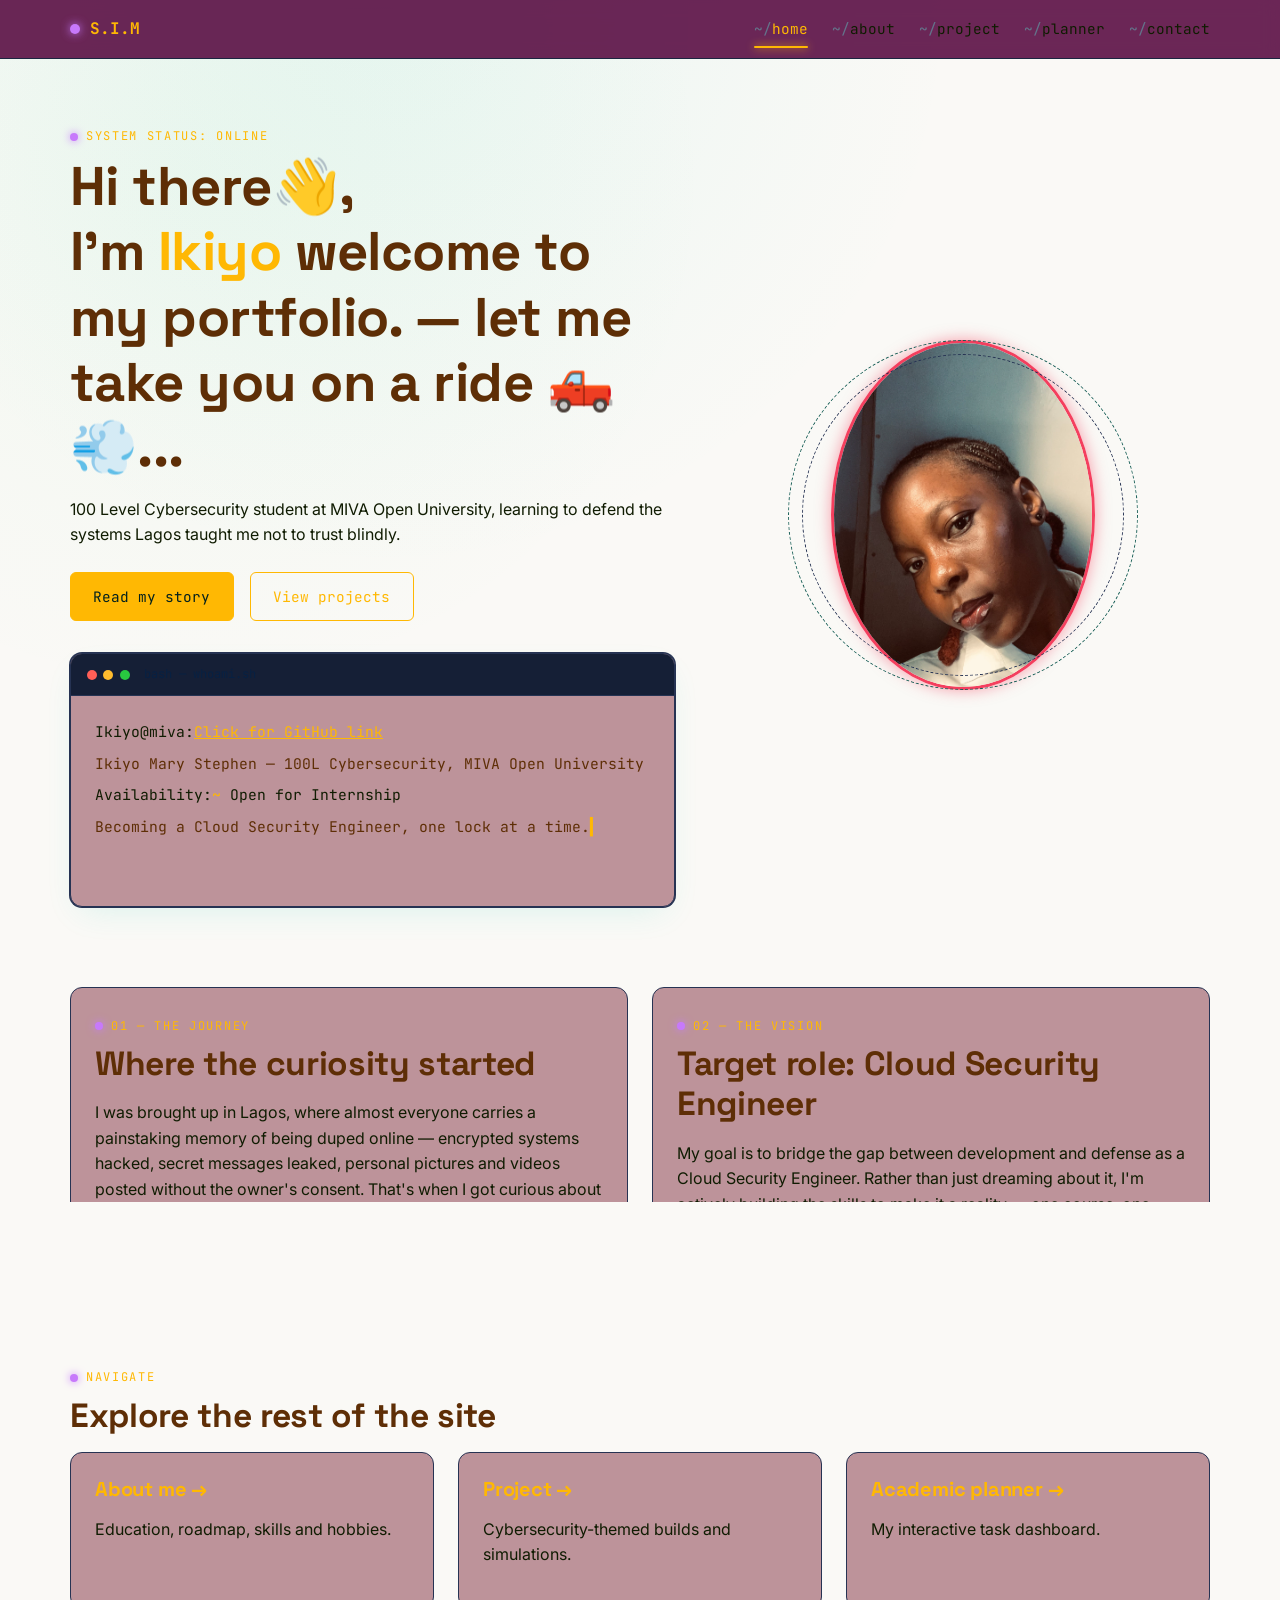
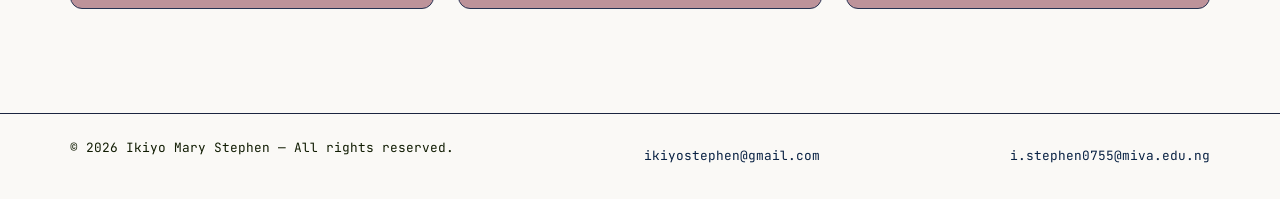
<file: index.html>
<!DOCTYPE html>
<html lang="en">
<head>
  <meta charset="UTF-8">
  <meta name="viewport" content="width=device-width, initial-scale=1.0">
  <title>Ikiyo Mary Stephen | Cybersecurity Portfolio</title>
  <meta name="description" content="Portfolio of Ikiyo Mary Stephen, 100 Level Cybersecurity student at MIVA Open University.">
  <link rel="preconnect" href="https://fonts.googleapis.com">
  <link href="https://fonts.googleapis.com/css2?family=Space+Grotesk:wght@500;600;700&family=Inter:wght@400;500;600&family=JetBrains+Mono:wght@400;500&display=swap" rel="stylesheet">
  <link rel="stylesheet" href="CSS/style.css">
</head>
<body>

  <!-- ===== HEADER / GLOBAL NAV (semantic <header> + <nav>) ===== -->
  <header class="site-header">
    <div class="wrap nav">
      <a href="index.html" class="brand"><span class="brand-dot" aria-hidden="true"></span><strong>S.I.M</strong></a>
      <button class="nav-toggle" aria-label="Toggle navigation menu" aria-expanded="false" aria-controls="primaryNav">☰</button>
      <ul class="nav-links" id="primaryNav">
        <li><a href="index.html" aria-current="page">home</a></li>
        <li><a href="about.html">about</a></li>
        <li><a href="project.html">project</a></li>
        <li><a href="planner.html">planner</a></li>
        <li><a href="contact.html">contact</a></li>
      </ul>
    </div>
  </header>

  <main>
    <!-- ===== HERO ===== -->
    <section class="hero">
      <div class="wrap hero-grid">
        <div>
          <p class="eyebrow">System status: online</p>
          <h1>Hi there👋,<br>I'm <span style="color:var(--color-teal)">Ikiyo</span> welcome to my portfolio. — let me take you on a ride 🛻💨...</h1>
          <p>100 Level Cybersecurity student at MIVA Open University, learning to defend the systems Lagos taught me not to trust blindly.</p>
          <div class="flex" style="margin-top:1.5rem; flex-wrap:wrap;">
            <a href="about.html" class="btn btn-solid">Read my story</a>
            <a href="project.html" class="btn">View projects</a>
          </div>

          <div class="terminal" style="margin-top:2rem;">
            <div class="terminal-bar">
              <span class="terminal-dot red"></span>
              <span class="terminal-dot amber"></span>
              <span class="terminal-dot green"></span>
              <span class="terminal-title">bash — whoami.sh</span>
            </div>
            <div class="terminal-body">
              <p class="terminal-line"><span class="prompt"></span>Ikiyo@miva:<span class="path"><a href="https://github.com/IKIYO-M" target="_blank" rel="noopener noreferrer">Click for GitHub link</a></span></p>
              <p class="terminal-line terminal-output">Ikiyo Mary Stephen — 100L Cybersecurity, MIVA Open University</p>
              <p class="terminal-line"><span class="prompt"></span >Availability:<span class="path">~</span> Open for Internship</p>
              <p class="terminal-line terminal-output type-cursor">Becoming a Cloud Security Engineer, one lock at a time.</p>
            </div>
          </div>
        </div>

        <!-- Professional photograph  -->
        <div class="avatar-frame" role="img" aria-label="Ikiyo Mary Stephen's photograph">
          <div class="avatar-ring" aria-hidden="true"></div>
          <div class="avatar-ring ring-2" aria-hidden="true"></div>
            <span> <img src="assets/pics.jpg" alt="Ikiyo Mary Stephen" class="hero-avatar"></span>
        </div>
      </div>
    </section>

    <!-- ===== MY BIOGRAPHY ===== -->
    <section class="section section--tight">
      <div class="wrap grid grid-2">
        <article class="bio-card">
          <p class="eyebrow">01 — The journey</p>
          <h2>Where the curiosity started</h2>
          <p>I was brought up in Lagos, where almost everyone carries a painstaking memory of being duped online — encrypted systems hacked, secret messages leaked, personal pictures and videos posted without the owner's consent. That's when I got curious about the <strong>why</strong>, the <strong>who</strong>, and — most of all — <strong>how to prevent it</strong>.</p>
        </article>
        <article class="bio-card">
          <p class="eyebrow">02 — The vision</p>
          <h2>Target role: Cloud Security Engineer</h2>
          <p>My goal is to bridge the gap between development and defense as a Cloud Security Engineer. Rather than just dreaming about it, I'm actively building the skills to make it a reality — one course, one project, one line of secure code at a time.</p>
        </article>
      </div>
    </section>

    <!-- ===== QUICK LINKS ===== -->
    <section class="section section--tight">
      <div class="wrap">
        <p class="eyebrow">Navigate</p>
        <h2>Explore the rest of the site</h2>
        <div class="grid grid-3">
          <a href="about.html" class="bio-card" style="text-decoration:none; color:inherit;">
            <h3 style="color:var(--color-teal)">About me →</h3>
            <p>Education, roadmap, skills and hobbies.</p>
          </a>
          <a href="project.html" class="bio-card" style="text-decoration:none; color:inherit;">
            <h3 style="color:var(--color-teal)">Project →</h3>
            <p>Cybersecurity-themed builds and simulations.</p>
          </a>
          <a href="planner.html" class="bio-card" style="text-decoration:none; color:inherit;">
            <h3 style="color:var(--color-teal)">Academic planner →</h3>
            <p>My interactive task dashboard.</p>
          </a>
        </div>
      </div>
    </section>
  </main>

  <!-- ===== FOOTER ===== -->
  <footer class="site-footer">
    <div class="wrap">
      <p>&copy; 2026 Ikiyo Mary Stephen — All rights reserved.</p>
      <a href="mailto:ikiyostephen@gmail.com">ikiyostephen@gmail.com</a>
      <a href="mailto:i.stephen0755@miva.edu.ng">i.stephen0755@miva.edu.ng</a>
    </div>
  </footer>

  <script src="JAVASCRIPT/nav.js"></script>
  <script src="JAVASCRIPT/script.js"></script>
  <script src="JAVASCRIPT/validation.js"></script>
  <script src="JAVASCRIPT/planner.js"></script>
</body>
</html>
</file>
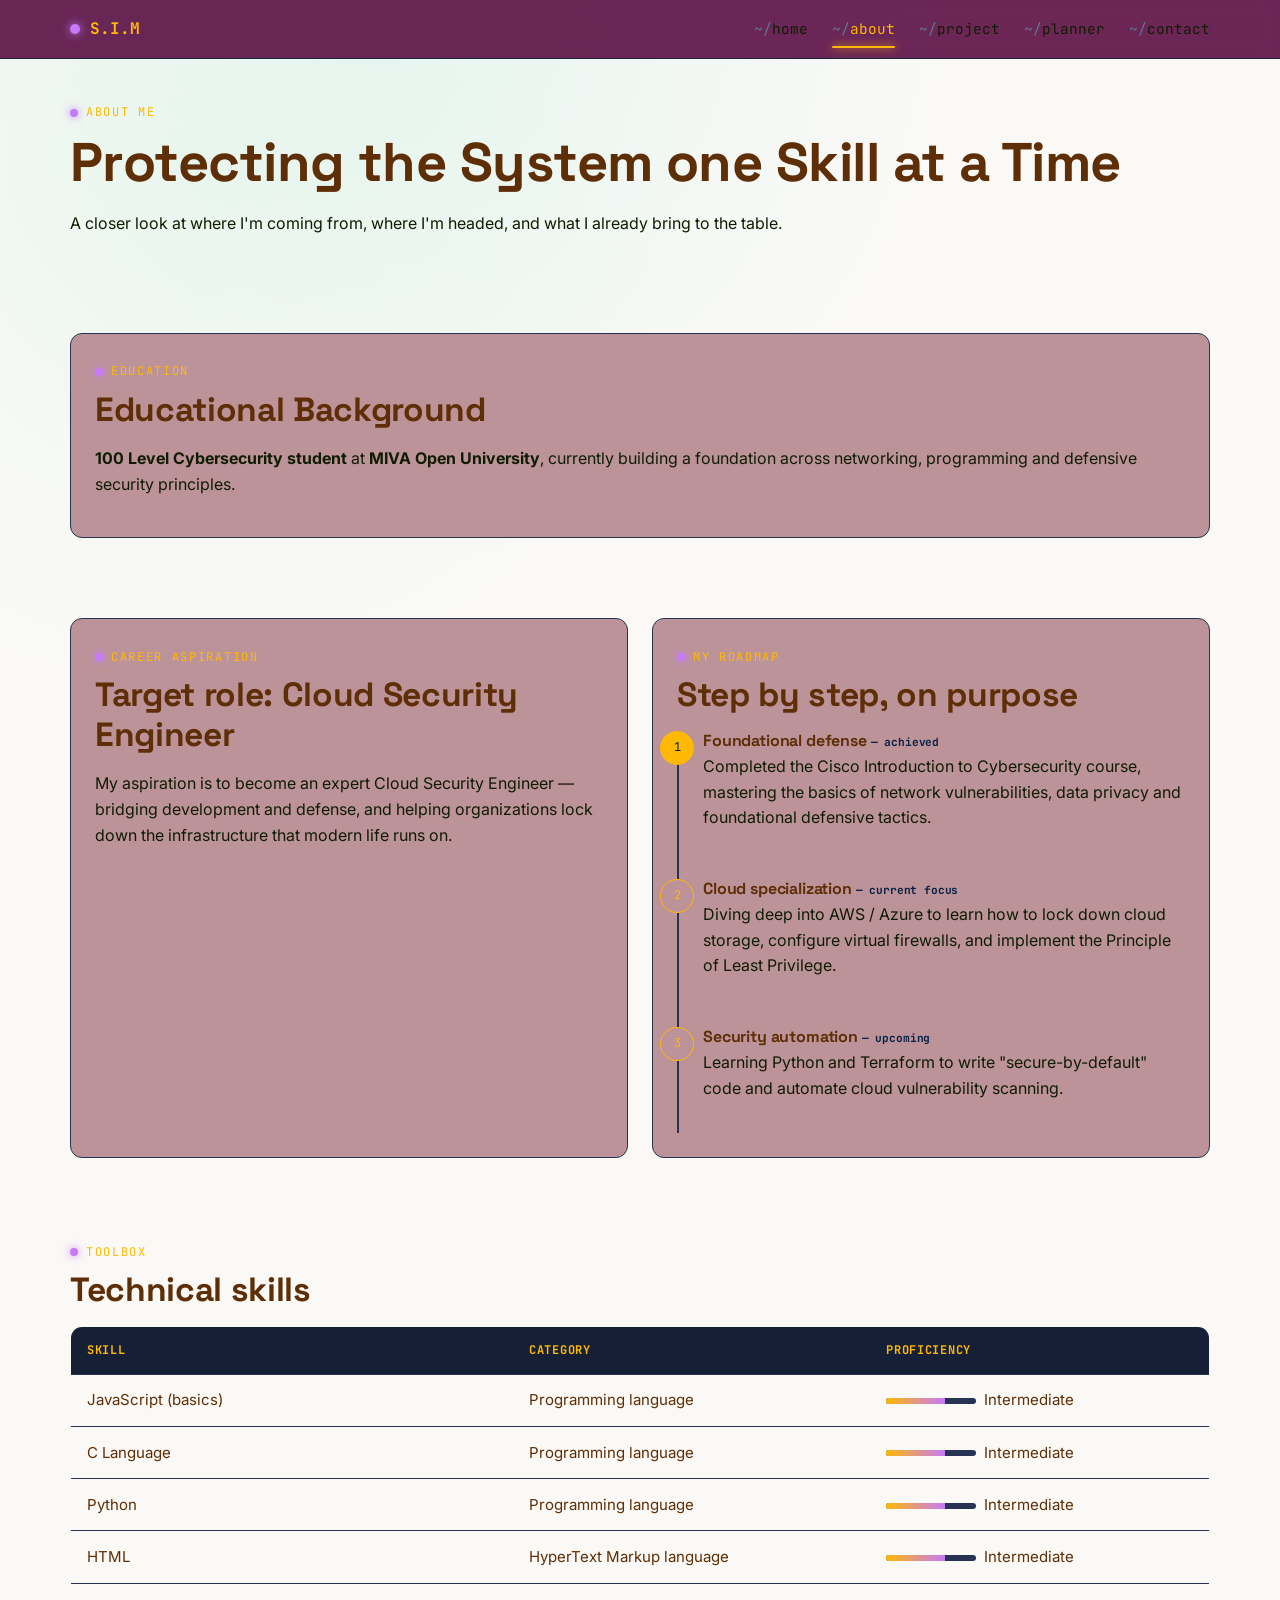
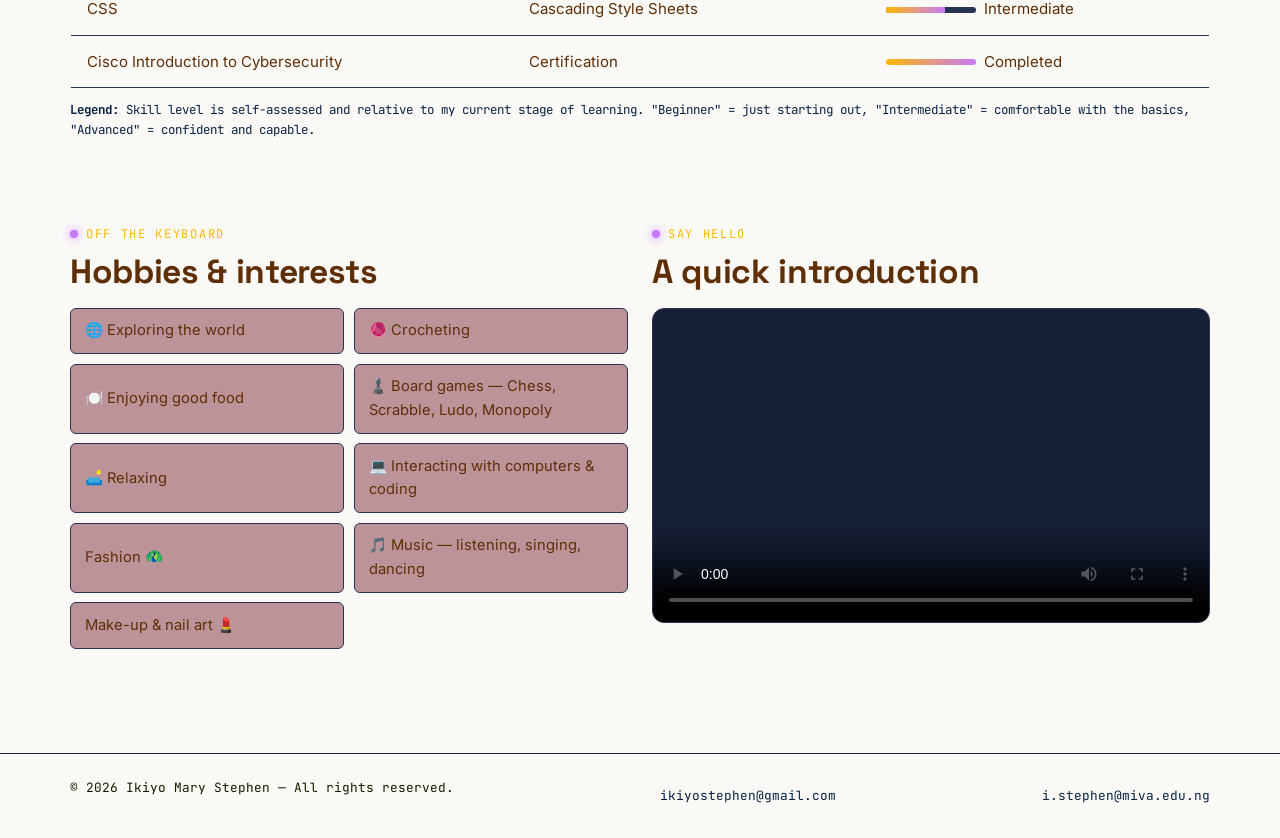
<file: about.html>
<!DOCTYPE html>
<html lang="en">
<head>
  <meta charset="UTF-8">
  <meta name="viewport" content="width=device-width, initial-scale=1.0">
  <title>About Me | Ikiyo Mary Stephen</title>
  <meta name="description" content="Educational background, career aspirations, technical skills and hobbies of Ikiyo Mary Stephen.">
  <link rel="preconnect" href="https://fonts.googleapis.com">
  <link href="https://fonts.googleapis.com/css2?family=Space+Grotesk:wght@500;600;700&family=Inter:wght@400;500;600&family=JetBrains+Mono:wght@400;500&display=swap" rel="stylesheet">
  <link rel="stylesheet" href="CSS/style.css">
</head>
<body>

  <header class="site-header">
    <div class="wrap nav">
      <a href="index.html" class="brand"><span class="brand-dot" aria-hidden="true"></span><strong>S.I.M</strong></a>
      <button class="nav-toggle" aria-label="Toggle navigation menu" aria-expanded="false" aria-controls="primaryNav">☰</button>
      <ul class="nav-links" id="primaryNav">
        <li><a href="index.html">home</a></li>
        <li><a href="about.html" aria-current="page">about</a></li>
        <li><a href="project.html">project</a></li>
        <li><a href="planner.html">planner</a></li>
        <li><a href="contact.html">contact</a></li>
      </ul>
    </div>
  </header>

  <main>
    <section class="section section--tight">
      <div class="wrap">
        <p class="eyebrow">About me</p>
        <h1>Protecting the System one Skill at a Time</h1>
        <p>A closer look at where I'm coming from, where I'm headed, and what I already bring to the table.</p>
      </div>
    </section>

    <!-- ===== EDUCATIONAL BACKGROUND ===== -->
    <section class="section section--tight">
      <div class="wrap">
        <article class="bio-card">
          <p class="eyebrow">Education</p>
          <h2>Educational Background</h2>
          <p><strong>100 Level Cybersecurity student</strong> at <strong>MIVA Open University</strong>, currently building a foundation across networking, programming and defensive security principles.</p>
        </article>
      </div>
    </section>

    <!-- ===== CAREER ASPIRATIONS + ROADMAP===== -->
    <section class="section section--tight">
      <div class="wrap grid grid-2">
        <article class="bio-card">
          <p class="eyebrow">Career aspiration</p>
          <h2>Target role: Cloud Security Engineer</h2>
          <p>My aspiration is to become an expert Cloud Security Engineer — bridging development and defense, and helping organizations lock down the infrastructure that modern life runs on.</p>
        </article>

        <article class="bio-card">
          <p class="eyebrow">My roadmap</p>
          <h2>Step by step, on purpose</h2>
          <ol class="roadmap">
            <li data-step="1" data-done="true">
              <h4>Foundational defense <span class="roadmap-status">— achieved</span></h4>
              <p>Completed the Cisco Introduction to Cybersecurity course, mastering the basics of network vulnerabilities, data privacy and foundational defensive tactics.</p>
            </li>
            <li data-step="2">
              <h4>Cloud specialization <span class="roadmap-status">— current focus</span></h4>
              <p>Diving deep into AWS / Azure to learn how to lock down cloud storage, configure virtual firewalls, and implement the Principle of Least Privilege.</p>
            </li>
            <li data-step="3">
              <h4>Security automation <span class="roadmap-status">— upcoming</span></h4>
              <p>Learning Python and Terraform to write "secure-by-default" code and automate cloud vulnerability scanning.</p>
            </li>
          </ol>
        </article>
      </div>
    </section>

    <!-- ===== TECHNICAL SKILLS TABLE ===== -->
    <section class="section section--tight">
      <div class="wrap">
        <p class="eyebrow">Toolbox</p>
        <h2>Technical skills</h2>
        <table class="skills-table">
          <caption style="caption-side:bottom; text-align:left; padding-top:0.75rem; color:var(--color-slate-light); font-family:var(--font-mono); font-size:0.78rem;">
            <strong>Legend:</strong> Skill level is self-assessed and relative to my current stage of learning. "Beginner" = just starting out, "Intermediate" = comfortable with the basics, "Advanced" = confident and capable.
          </caption>
          <thead>
            <tr>
              <th scope="col">Skill</th>
              <th scope="col">Category</th>
              <th scope="col">Proficiency</th>
            </tr>
          </thead>
          <tbody>
            <tr>
              <td>JavaScript (basics)</td>
              <td>Programming language</td>
              <td><span class="level-bar"><span style="width:65%"></span></span>Intermediate</td>
            </tr>
            <tr>
              <td>C Language</td>
              <td>Programming language</td>
              <td><span class="level-bar"><span style="width:65%"></span></span>Intermediate</td>
            </tr>
            <tr>
              <td>Python</td>
              <td>Programming language</td>
              <td><span class="level-bar"><span style="width:65%"></span></span>Intermediate</td>
            </tr>
            <tr>
              <td>HTML</td>
              <td>HyperText Markup language</td>
              <td><span class="level-bar"><span style="width:65%"></span></span>Intermediate</td>
            </tr>
            <tr>
              <td>CSS</td>
              <td>Cascading Style Sheets</td>
              <td><span class="level-bar"><span style="width:65%"></span></span>Intermediate</td>
            </tr>
            <tr>
              <td>Cisco Introduction to Cybersecurity</td>
              <td>Certification</td>
              <td><span class="level-bar"><span style="width:100%"></span></span>Completed</td>
            </tr>
          </tbody>
        </table>
      </div>
    </section>

    <!-- ===== HOBBIES / INTERESTS ===== -->
    <section class="section section--tight">
      <div class="wrap grid grid-2">
        <div>
          <p class="eyebrow">Off the keyboard</p>
          <h2>Hobbies &amp; interests</h2>
          <ul class="list-hobbies">
            <li>🌐 Exploring the world</li>
            <li>🧶 Crocheting</li>
            <li>🍽️ Enjoying good food</li>
            <li>♟️ Board games — Chess, Scrabble, Ludo, Monopoly</li>
            <li>🛋️ Relaxing </li>
            <li>💻 Interacting with computers &amp; coding</li>
            <li> Fashion 🦚</li>
            <li>🎵 Music — listening, singing, dancing</li>
            <li> Make-up & nail art 💄</li>
          </ul>
        </div>

        <!-- ===== MULTIMEDIA PLACEHOLDER ===== -->
        <div>
          <p class="eyebrow">Say hello</p>
          <h2>A quick introduction</h2>
          <!-- Placeholder for a video  that introduces me to visitors. -->
          <video class="media-placeholder" controls poster="data:image/svg+xml,%3Csvg xmlns='http://www.w3.org/2000/svg' width='640' height='360'%3E%3Crect width='640' height='360' fill='%23151f36'/%3E%3C/svg%3E">
            <source src="assets/how it all started.mp4" type="video/mp4">
            Your browser does not support the video tag. You can still <a href="assets/how it all started.mp4">download the video</a>.
          </video>
        </div>
      </div>
    </section>
  </main>

  <footer class="site-footer">
    <div class="wrap">
      <p>&copy; 2026 Ikiyo Mary Stephen — All rights reserved.</p>
      <a href="mailto:ikiyostephen@gmail.com">ikiyostephen@gmail.com</a>
      <a href="mailto:i.stephen@miva.edu.ng">i.stephen@miva.edu.ng</a>
    </div>
  </footer>

  <script src="JAVASCRIPT/nav.js"></script>
  <script src="JAVASCRIPT/script.js"></script>
  <script src="JAVASCRIPT/validation.js"></script>
  <script src="JAVASCRIPT/planner.js"></script>
</body> 
</body>
</html>
</file>
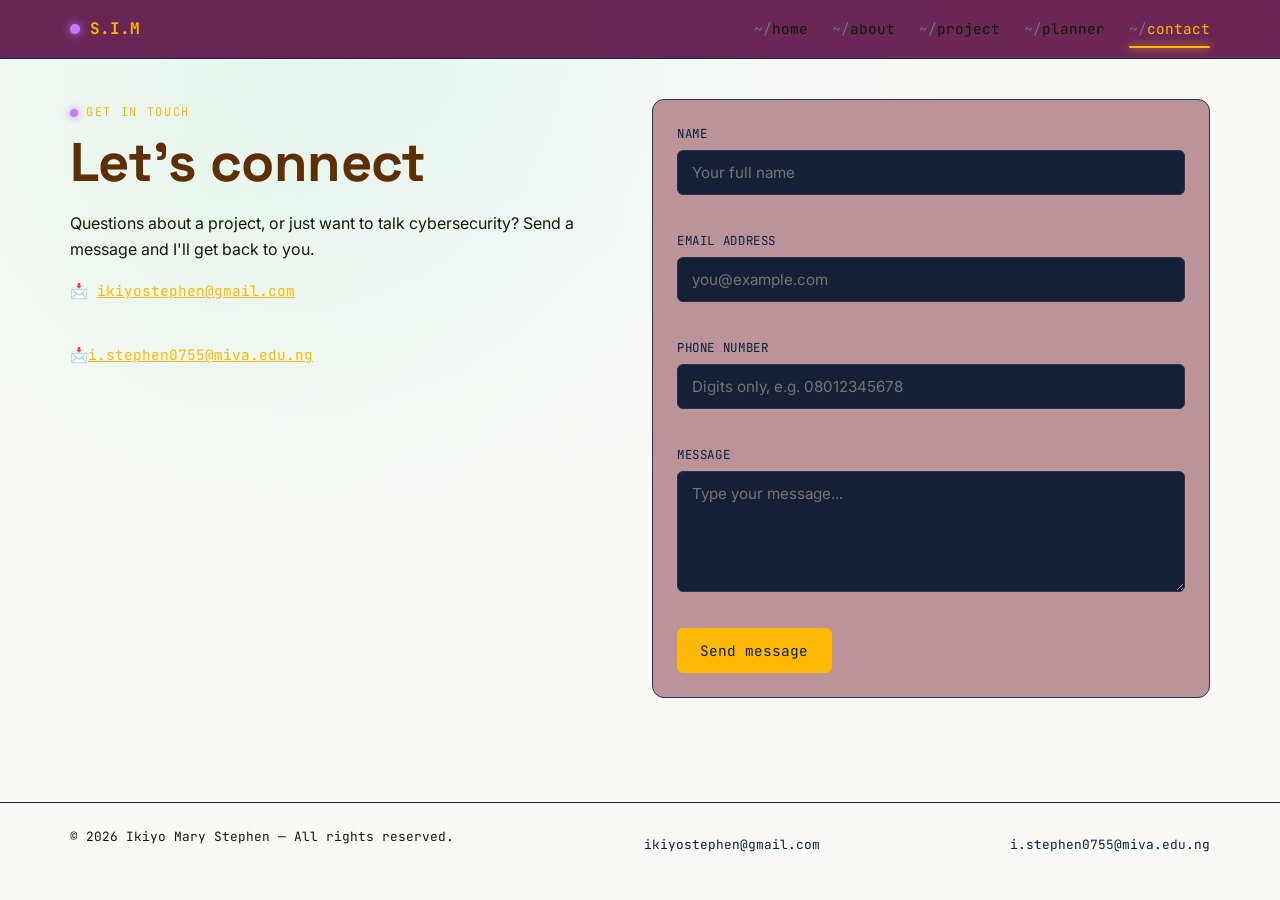
<file: contact.html>
<!DOCTYPE html>
<html lang="en">
<head>
  <meta charset="UTF-8">
  <meta name="viewport" content="width=device-width, initial-scale=1.0">
  <title>Contact | Ikiyo Mary Stephen</title>
  <meta name="description" content="Get in touch with Ikiyo Mary Stephen.">
  <link rel="preconnect" href="https://fonts.googleapis.com">
  <link href="https://fonts.googleapis.com/css2?family=Space+Grotesk:wght@500;600;700&family=Inter:wght@400;500;600&family=JetBrains+Mono:wght@400;500&display=swap" rel="stylesheet">
  <link rel="stylesheet" href="CSS/style.css">
</head>
<body>

  <header class="site-header">
    <div class="wrap nav">
      <a href="index.html" class="brand"><span class="brand-dot" aria-hidden="true"></span><strong>S.I.M</strong></a>
      <button class="nav-toggle" aria-label="Toggle navigation menu" aria-expanded="false" aria-controls="primaryNav">☰</button>
      <ul class="nav-links" id="primaryNav">
        <li><a href="index.html">home</a></li>
        <li><a href="about.html">about</a></li>
        <li><a href="project.html">project</a></li>
        <li><a href="planner.html">planner</a></li>
        <li><a href="contact.html" aria-current="page">contact</a></li>
      </ul>
    </div>
  </header>

  <main>
    <section class="section section--tight">
      <div class="wrap grid grid-2">
        <div>
          <p class="eyebrow">Get in touch</p>
          <h1>Let's connect</h1>
          <p>Questions about a project, or just want to talk cybersecurity? Send a message and I'll get back to you.</p>
          <p style="font-family:var(--font-mono); font-size:0.9rem;">📩 <a href="mailto:ikiyostephen@gmail.com">ikiyostephen@gmail.com</a></p>
          <br>
                  <p style="font-family:var(--font-mono); font-size:0.9rem;">📩<a href="mailto:i.stephen0755@miva.edu.ng">i.stephen0755@miva.edu.ng</a></p>
        </div>

        <div class="panel">
          <form id="contactForm" novalidate>

            <div class="field" id="nameField">
              <label for="name">Name</label>
              <input type="text" id="name" name="name" placeholder="Your full name">
              <span class="error-text" id="nameError"></span>
            </div>

            <div class="field" id="emailField">
              <label for="email">Email address</label>
              <input type="text" id="email" name="email" placeholder="you@example.com">
              <span class="error-text" id="emailError"></span>
            </div>

            <div class="field" id="phoneField">
              <label for="phone">Phone number</label>
              <input type="text" id="phone" name="phone" placeholder="Digits only, e.g. 08012345678">
              <span class="error-text" id="phoneError"></span>
            </div>

            <div class="field" id="messageField">
              <label for="message">Message</label>
              <textarea id="message" name="message" rows="5" placeholder="Type your message..."></textarea>
              <span class="error-text" id="messageError"></span>
            </div>

            <button type="submit" class="btn btn-solid">Send message</button>

            <div class="form-status" id="formStatus" role="alert"></div>
          </form>
        </div>
      </div>
    </section>
  </main>

  <footer class="site-footer">
    <div class="wrap">
      <p>&copy; 2026 Ikiyo Mary Stephen — All rights reserved.</p>
      <a href="mailto:ikiyostephen@gmail.com">ikiyostephen@gmail.com</a>
      <a href="mailto:i.stephen0755@miva.edu.ng">i.stephen0755@miva.edu.ng</a>
    </div>
  </footer>

  <script src="JAVASCRIPT/nav.js"></script>
  <script src="JAVASCRIPT/validation.js"></script>
  <script src="JAVASCRIPT/script.js"></script>
  <script src="JAVASCRIPT/planner.js"></script>
</body>
</body>
</body>
</html>
</file>
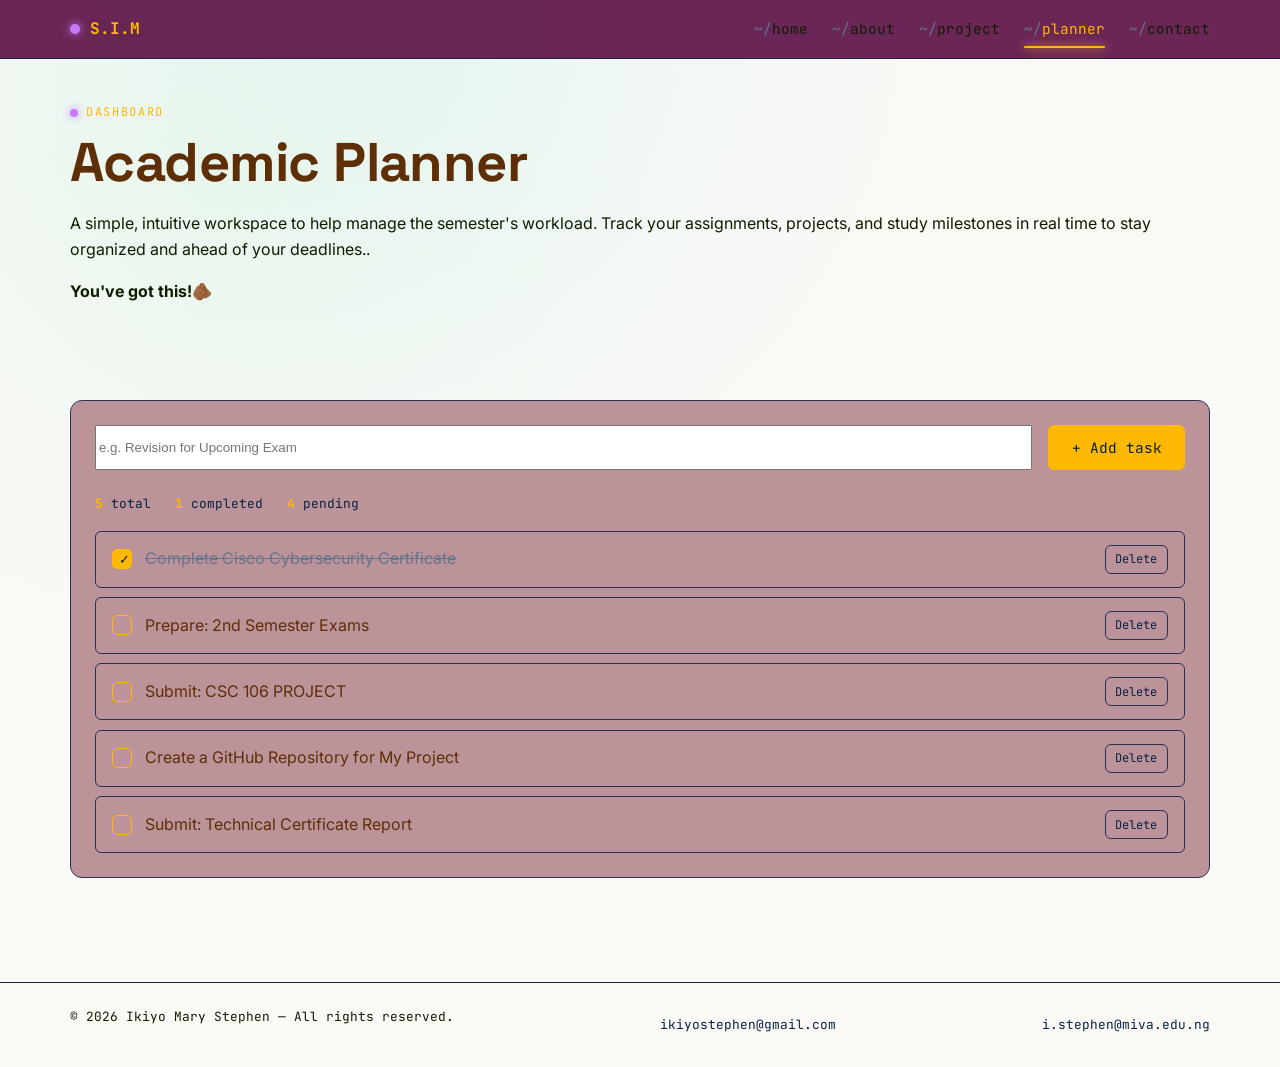
<file: planner.html>
<!DOCTYPE html>
<html lang="en">
<head>
  <meta charset="UTF-8">
  <meta name="viewport" content="width=device-width, initial-scale=1.0">
  <title>Academic Planner | Ikiyo Mary Stephen</title>
  <meta name="description" content="Interactive academic task planner for Ikiyo Mary Stephen.">
  <link rel="preconnect" href="https://fonts.googleapis.com">
  <link href="https://fonts.googleapis.com/css2?family=Space+Grotesk:wght@500;600;700&family=Inter:wght@400;500;600&family=JetBrains+Mono:wght@400;500&display=swap" rel="stylesheet">
  <link rel="stylesheet" href="CSS/style.css">
</head>
<body>

  <header class="site-header">
    <div class="wrap nav">
      <a href="index.html" class="brand"><span class="brand-dot" aria-hidden="true"></span><strong>S.I.M</strong></a>
      <button class="nav-toggle" aria-label="Toggle navigation menu" aria-expanded="false" aria-controls="primaryNav">☰</button>
      <ul class="nav-links" id="primaryNav">
        <li><a href="index.html">home</a></li>
        <li><a href="about.html">about</a></li>
        <li><a href="project.html">project</a></li>
        <li><a href="planner.html" aria-current="page">planner</a></li>
        <li><a href="contact.html">contact</a></li>
      </ul>
    </div>
  </header>

  <main>
    <section class="section section--tight">
      <div class="wrap">
        <p class="eyebrow">Dashboard</p>
        <h1>Academic Planner</h1>
        <p>A simple, intuitive workspace to help manage the semester's workload. Track your assignments, projects, and study milestones in real time to stay organized and ahead of your deadlines..</p>
        <p><strong>You've got this!🫵🏾</strong></p>
      </div>
    </section>

    <section class="section section--tight">
      <div class="wrap">
        <div class="panel">

          <!-- Task input form -->
          <form id="taskForm" class="planner-input-row" autocomplete="off">
            <label for="taskInput" class="sr-only" style="position:absolute; left:-9999px;">New task</label>
            <input type="text" id="taskInput" name="taskInput" placeholder="e.g. Revision for Upcoming Exam " required maxlength="120">
            <button type="submit" class="btn btn-solid">+ Add task</button>
          </form>

          <p class="planner-stats" id="plannerStats" aria-live="polite">
            <span><strong id="statTotal">0</strong> total</span>
            <span><strong id="statDone">0</strong> completed</span>
            <span><strong id="statPending">0</strong> pending</span>
          </p>

          <!-- Task list renders here via planner.js -->
          <ul class="task-list" id="taskList" aria-live="polite">
            <li task-id="2">Submit: CSC 106 PROJECT</li>
            <li task-id="3">Prepare: 2nd Semester Exams</li>
            <li task-id="4">Create a GitHub Repository for My Project</li>
            <li task-id="5">Submit: Technical Certificate Report</li>
          </ul>

          <p class="planner-empty" id="emptyState"></p>
        </div>
      </div>
    </section>
  </main>

  <footer class="site-footer">
    <div class="wrap">
      <p>&copy; 2026 Ikiyo Mary Stephen — All rights reserved.</p>
      <a href="mailto:ikiyostephen@gmail.com">ikiyostephen@gmail.com</a>
      <a href="mailto:i.stephen@miva.edu.ng">i.stephen@miva.edu.ng</a>
    </div>
  </footer>

  <script src="JAVASCRIPT/nav.js"></script>
  <script src="JAVASCRIPT/planner.js"></script>
</body>
</body>
</html>
</file>
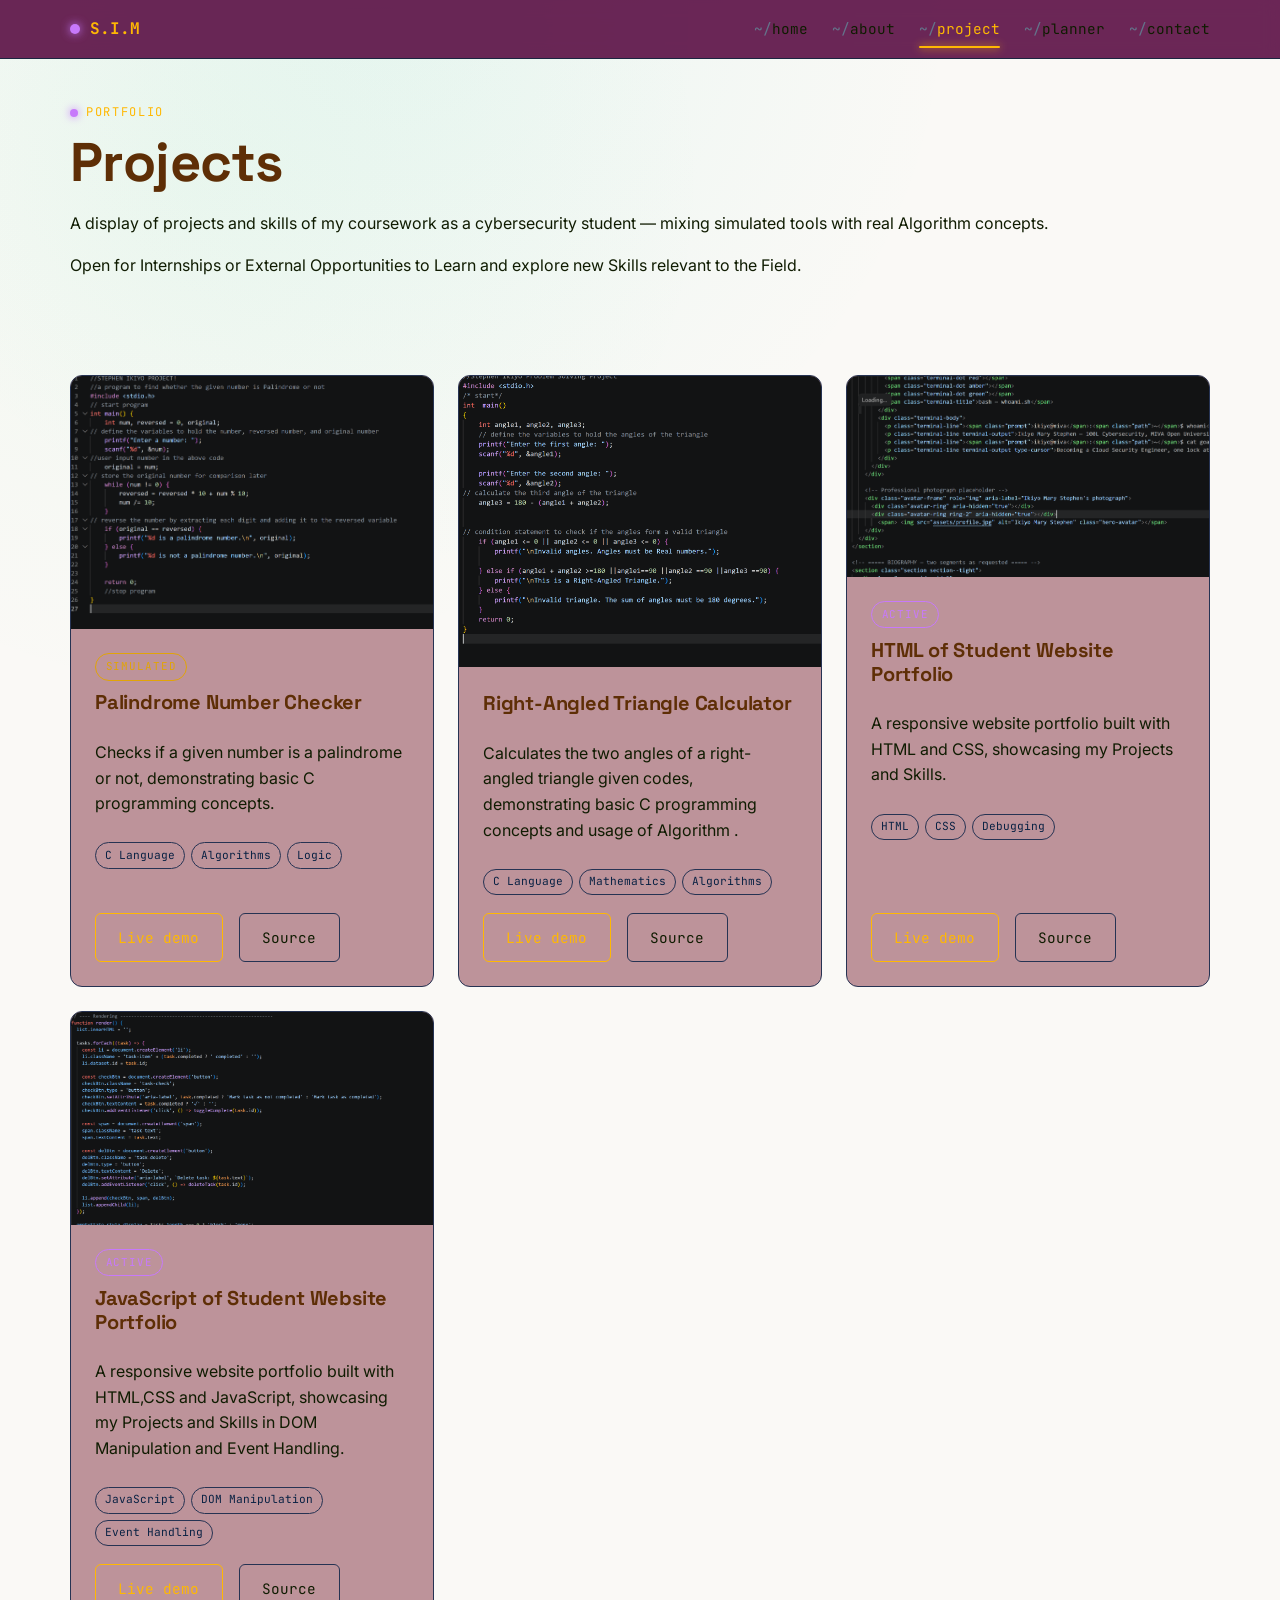
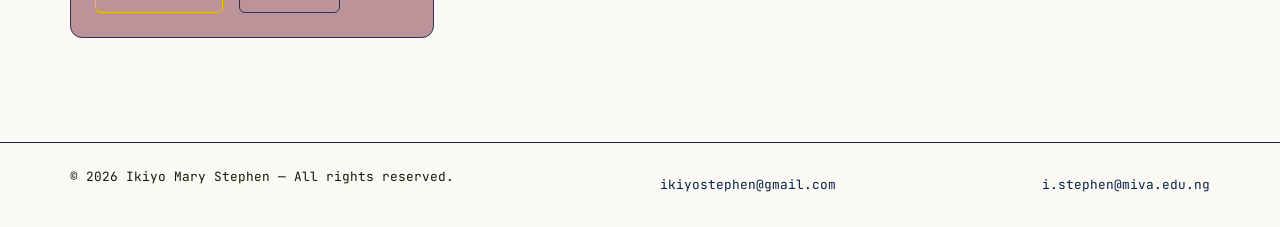
<file: project.html>
<!DOCTYPE html>
<html lang="en">
<head>
  <meta charset="UTF-8">
  <meta name="viewport" content="width=device-width, initial-scale=1.0">
  <title>Projects | Ikiyo Mary Stephen</title>
  <meta name="description" content="Cybersecurity-themed sample projects by Ikiyo Mary Stephen.">
  <link rel="preconnect" href="https://fonts.googleapis.com">
  <link href="https://fonts.googleapis.com/css2?family=Space+Grotesk:wght@500;600;700&family=Inter:wght@400;500;600&family=JetBrains+Mono:wght@400;500&display=swap" rel="stylesheet">
  <link rel="stylesheet" href="CSS/style.css">
</head>
<body>

  <header class="site-header">
    <div class="wrap nav">
      <a href="index.html" class="brand"><span class="brand-dot" aria-hidden="true"></span><strong>S.I.M</strong></a>
      <button class="nav-toggle" aria-label="Toggle navigation menu" aria-expanded="false" aria-controls="primaryNav">☰</button>
      <ul class="nav-links" id="primaryNav">
        <li><a href="index.html">home</a></li>
        <li><a href="about.html">about</a></li>
        <li><a href="project.html" aria-current="page">project</a></li>
        <li><a href="planner.html">planner</a></li>
        <li><a href="contact.html">contact</a></li>
      </ul>
    </div>
  </header>

  <main>
    <section class="section section--tight">
      <div class="wrap">
        <p class="eyebrow">Portfolio</p>
        <h1>Projects</h1>
        <p>A display of projects and skills of my coursework as a cybersecurity student — mixing simulated tools with real Algorithm concepts.</p>
        <p>Open for Internships or External Opportunities to Learn and explore new Skills relevant to the Field.</p>
      </div>
    </section>

    <section class="section section--tight">
      <div class="wrap grid grid-3">

        <!-- Project 1 -->
        <article class="card-project">
          <img src="assets/project1.png" alt="Palindrome Number Checker" class="project-image">
        
          <div class="card-project-body">
            <span class="status-badge simulated">Simulated</span>
            <h3>Palindrome Number Checker</h3>
            <p>Checks if a given number is a palindrome or not, demonstrating basic C programming concepts.</p>
            <div class="tag-row">
              <span class="tag">C Language</span>
              <span class="tag">Algorithms</span>
              <span class="tag">Logic</span>
            </div>
            <div class="card-project-links">
              <a href="#" class="btn" aria-label="View live demo of Palindrome Number Checker (placeholder link)">Live demo</a>
              <a href="#" class="btn btn-ghost" aria-label="View source code for Palindrome Number Checker  (placeholder link)">Source</a>
            </div>
          </div>
        </article>

        <!-- Project 2 -->
        <article class="card-project">
          <img src="assets/project2.png" alt="Right-Angled Triangle Calculator" class="project-image">
        
          <div class="card-project-body">
            <h3>Right-Angled Triangle Calculator</h3>
            <p>Calculates the two angles of a right-angled triangle given codes, demonstrating basic C programming concepts and usage of Algorithm .</p>
            <div class="tag-row">
              <span class="tag">C Language</span>
              <span class="tag">Mathematics</span>
              <span class="tag">Algorithms</span>
            </div>
            <div class="card-project-links">
              <a href="#" class="btn" aria-label="View live demo of Right-Angled Triangle Calculator (placeholder link)">Live demo</a>
              <a href="#" class="btn btn-ghost" aria-label="View source code for Right-Angled Triangle Calculator (placeholder link)">Source</a>
            </div>
          </div>
        </article>

        <!-- Project 3 -->
        <article class="card-project">
          <img src="assets/project3.png" alt="HTML of website portfolio" class="project-image">
          <div class="card-project-body">
            <span class="status-badge active">Active</span>
            <h3>HTML of Student Website Portfolio</h3>
            <p>A responsive website portfolio built with HTML and CSS, showcasing my Projects and Skills.</p>
            <div class="tag-row">
              <span class="tag">HTML</span>
              <span class="tag">CSS</span>
              <span class="tag">Debugging</span>
            </div>
            <div class="card-project-links">
              <a href="#" class="btn" aria-label="View live demo of HTML of Student Website Portfolio (placeholder link)">Live demo</a>
              <a href="#" class="btn btn-ghost" aria-label="View source code for HTML of Student Website Portfolio (placeholder link)">Source</a>
            </div>
          </div>
        </article>

        <!-- Project 4 -->
        <article class="card-project">
          <img src="assets/project4.png" alt="JavaScript of website portfolio" class="project-image">
          <div class="card-project-body">
            <span class="status-badge active">Active</span>
            <h3>JavaScript of Student Website Portfolio</h3>
            <p>A responsive website portfolio built with HTML,CSS and JavaScript, showcasing my Projects and Skills in DOM Manipulation and Event Handling.</p>
            <div class="tag-row">
              <span class="tag">JavaScript</span>
              <span class="tag">DOM Manipulation</span>
              <span class="tag">Event Handling</span>
            </div>
            <div class="card-project-links">
              <a href="#" class="btn" aria-label="View live demo of JavaScript of Student Website Portfolio (placeholder link)">Live demo</a>
              <a href="#" class="btn btn-ghost" aria-label="View source code for JavaScript of Student Website Portfolio (placeholder link)">Source</a>
            </div>
          </div>
        </article>

      </div>
    </section>
  </main>

  <footer class="site-footer">
    <div class="wrap">
      <p>&copy; 2026 Ikiyo Mary Stephen — All rights reserved.</p>
      <a href="mailto:ikiyostephen@gmail.com">ikiyostephen@gmail.com</a>
      <a href="mailto:i.stephen@miva.edu.ng">i.stephen@miva.edu.ng</a>

    </div>
  </footer>

  <script src="JAVASCRIPT/nav.js"></script>
  <script src="JAVASCRIPT/script.js"></script>
  <script src="JAVASCRIPT/planner.js"></script>
  <script src="JAVASCRIPT/validation.js"></script>
</body>
</html>
</file>
<file: CSS/style.css>
/* ============================================================
   IKIYO MARY STEPHEN — CYBERSECURITY PORTFOLIO
   ============================================================
   WHAT TO DO
   1. Design tokens (custom properties)
   2. Reset & base
   3. Layout utilities (Grid / Flexbox)
   4. Navigation
   5. Buttons & links
   6. Hero / terminal signature element
   7. Cards (bio, project, roadmap, planner, contact)
   8. Tables & lists
   9. Forms
   10. Footer
   11. Animations
   12. Responsive breakpoints
   ============================================================ */

/* -------------------- 1. DESIGN TOKENS -------------------- */
:root {
  /* Colour system — deep blues & slate with a teal / neon-green
     accent pair, built for a cybersecurity subject matter. */
  --color-bg: #faf9f6;
  --color-bg-panel: #bd939a;
  --color-bg-panel-alt: #151f36;
  --color-border: #263353;
  --color-border-soft: #1b2540;

  --color-slate: #64748b;
  --color-slate-light: #082143;
  --color-text: #5e2e06;
  --color-text-dim: #101c02;

  --color-teal: #ffb803;
  --color-teal-dim: #175e56;
  --color-green: #c779fb;
  --color-red: #ff6b7a;
  --color-amber: #e1a408;

  --font-display: 'Space Grotesk', 'Segoe UI', sans-serif;
  --font-body: 'Inter', 'Segoe UI', sans-serif;
  --font-mono: 'JetBrains Mono', 'Courier New', monospace;

  --radius-sm: 6px;
  --radius-md: 12px;
  --radius-lg: 20px;

  --space-1: 0.5rem;
  --space-2: 1rem;
  --space-3: 1.5rem;
  --space-4: 2.5rem;
  --space-5: 4rem;

  --max-width: 1140px;
  --shadow-glow: 0 0 0 1px var(--color-border), 0 12px 32px -12px rgba(45, 212, 191, 0.18);
}

/* -------------------- 2. RESET & BASE -------------------- */
*, *::before, *::after { box-sizing: border-box; }

html {
  scroll-behavior: smooth;
}

@media (prefers-reduced-motion: reduce) {
  html { scroll-behavior: auto; }
  *, *::before, *::after {
    animation-duration: 0.01ms !important;
    animation-iteration-count: 1 !important;
    transition-duration: 0.01ms !important;
  }
}

body {
  margin: 0;
  background-color: var(--color-bg);
  background-image:
    radial-gradient(circle at 30% 0%, rgba(45, 212, 191, 0.08), transparent 45%),
    radial-gradient(circle at 15% 20%, rgba(74, 222, 128, 0.05), transparent 40%);
  background-attachment: fixed;
  color: var(--color-text);
  font-family: var(--font-body);
  line-height: 1.6;
  -webkit-font-smoothing: antialiased;
}

/* --- HERO PROFILE PICTURE STYLING --- */
.hero-avatar {
  width: 350%;           
  height: 350px;          
  border-radius: 50%;     
  object-fit: cover;      
  display: block;        
  margin: 0 auto;        
  border: 3px solid #f43f5e; 
  box-shadow: 0 0 15px rgba(244, 63, 94, 0.5); 
}

h1, h2, h3, h4 {
  font-family: var(--font-display);
  line-height: 1.2;
  margin: 0 0 var(--space-2);
  letter-spacing: -0.01em;
}

h1 { font-size: clamp(2.1rem, 4vw + 1rem, 3.4rem); }
h2 { font-size: clamp(1.5rem, 2vw + 1rem, 2.1rem); }
h3 { font-size: 1.25rem; }

p { margin: 0 0 var(--space-2); color: var(--color-text-dim); }

a { color: var(--color-teal); }

img { max-width: 100%; display: inside; }

.eyebrow {
  font-family: var(--font-mono);
  text-transform: uppercase;
  letter-spacing: 0.14em;
  font-size: 0.75rem;
  color: var(--color-teal);
  display: inline-flex;
  align-items: center;
  gap: 0.5rem;
  margin-bottom: var(--space-1);
}

.eyebrow::before {
  content: '';
  width: 8px;
  height: 8px;
  border-radius: 50%;
  background: var(--color-green);
  box-shadow: 0 0 8px var(--color-green);
}

:focus-visible {
  outline: 2px solid var(--color-teal);
  outline-offset: 3px;
  border-radius: 4px;
}

/* -------------------- 3. LAYOUT UTILITIES -------------------- */
.wrap {
  width: min(var(--max-width), 92%);
  margin-inline: auto;
}

.section {
  padding-block: var(--space-5);
}

.section--tight { padding-block: var(--space-4); }

.grid {
  display: grid;
  gap: var(--space-3);
}

.grid-2 { grid-template-columns: repeat(2, 1fr); }
.grid-3 { grid-template-columns: repeat(3, 1fr); }

.flex {
  display: flex;
  gap: var(--space-2);
}

.flex-between {
  display: flex;
  align-items: center;
  justify-content: space-between;
}

.stack { display: flex; flex-direction: column; gap: var(--space-2); }

/* -------------------- 4. NAVIGATION -------------------- */
.site-header {
  position: sticky;
  top: 0;
  z-index: 100;
  background: rgba(82, 2, 58, 0.85);
  backdrop-filter: blur(10px);
  border-bottom: 1px solid var(--color-border-soft);
}

.nav {
  display: flex;
  align-items: center;
  justify-content: space-between;
  padding-block: var(--space-2);
}

.brand {
  font-family: var(--font-mono);
  font-size: 1rem;
  color: var(--color-text);
  text-decoration: none;
  display: flex;
  align-items: center;
  gap: 0.6rem;
}

.brand strong { color: var(--color-teal); }

.brand .brand-dot {
  width: 10px;
  height: 10px;
  border-radius: 50%;
  background: var(--color-green);
  box-shadow: 0 0 10px var(--color-green);
  animation: pulse 2.4s ease-in-out infinite;
}

.nav-toggle {
  display: none;
  background: none;
  border: 1px solid var(--color-border);
  border-radius: var(--radius-sm);
  color: var(--color-text);
  padding: 0.4rem 0.6rem;
  font-size: 1.1rem;
  cursor: pointer;
}

.nav-links {
  display: flex;
  gap: var(--space-3);
  list-style: none;
  margin: 0;
  padding: 0;
  font-family: var(--font-mono);
  font-size: 0.9rem;
}

.nav-links a {
  color: var(--color-text-dim);
  text-decoration: none;
  position: relative;
  padding-bottom: 4px;
  transition: color 0.2s ease;
}

.nav-links a::before { content: '~/'; color: var(--color-slate); }

.nav-links a:hover { color: var(--color-text); }

.nav-links a[aria-current="page"] {
  color: var(--color-teal);
}

.nav-links a[aria-current="page"]::after {
  content: '';
  position: absolute;
  left: 0;
  right: 0;
  bottom: -6px;
  height: 2px;
  background: var(--color-teal);
  box-shadow: 0 0 8px var(--color-teal);
  border-radius: 2px;
}

/* -------------------- 5. BUTTONS & LINKS -------------------- */
.btn {
  font-family: var(--font-mono);
  font-size: 0.9rem;
  display: inline-flex;
  align-items: center;
  gap: 0.5rem;
  padding: 0.75rem 1.4rem;
  border-radius: var(--radius-sm);
  border: 1px solid var(--color-teal);
  color: var(--color-teal);
  background: transparent;
  text-decoration: none;
  cursor: pointer;
  transition: transform 0.18s ease, background 0.18s ease, color 0.18s ease, box-shadow 0.18s ease;
}

.btn:hover {
  background: var(--color-teal);
  color: #04211d;
  transform: translateY(-2px);
  box-shadow: 0 10px 24px -10px rgba(45, 212, 191, 0.55);
}

.btn-solid {
  background: var(--color-teal);
  color: #04211d;
}

.btn-solid:hover {
  background: #26c4b0;
  color: #04211d;
}

.btn-ghost {
  border-color: var(--color-border);
  color: var(--color-text-dim);
}

.btn-ghost:hover {
  background: var(--color-bg-panel-alt);
  color: var(--color-text);
  box-shadow: none;
}

/* -------------------- 6. HERO / TERMINAL SIGNATURE -------------------- */
.hero {
  padding-block: var(--space-5) var(--space-4);
}

.hero-grid {
  display: grid;
  grid-template-columns: 1.1fr 0.9fr;
  gap: var(--space-4);
  align-items: center;
}

.terminal {
  background: var(--color-bg-panel);
  border: 1px solid var(--color-border);
  border-radius: var(--radius-md);
  box-shadow: var(--shadow-glow);
  overflow: hidden;
  font-family: var(--font-mono);
}

.terminal-bar {
  display: flex;
  align-items: center;
  gap: 0.4rem;
  padding: 0.7rem 1rem;
  background: var(--color-bg-panel-alt);
  border-bottom: 1px solid var(--color-border);
}

.terminal-dot {
  width: 10px;
  height: 10px;
  border-radius: 50%;
}
.terminal-dot.red { background: #ff5f57; }
.terminal-dot.amber { background: #febc2e; }
.terminal-dot.green { background: #28c840; }

.terminal-title {
  margin-left: var(--space-1);
  font-size: 0.75rem;
  color: var(--color-slate-light);
}

.terminal-body {
  padding: var(--space-3);
  font-size: 0.92rem;
  min-height: 210px;
}

.terminal-body .prompt { color: var(--color-green); }
.terminal-body .path { color: var(--color-teal); }
.terminal-line { margin-bottom: 0.5rem; color: var(--color-text-dim); }
.terminal-output { color: var(--color-text); }

.type-cursor::after {
  content: '▍';
  color: var(--color-teal);
  animation: blink 1s step-start infinite;
}

.avatar-frame {
  position: relative;
  width: min(350px, 85vw);
  aspect-ratio: 1;
  margin-inline: auto;
  display: grid;
  place-items: center;
}

.avatar-ring {
  position: absolute;
  inset: 0;
  border-radius: 50%;
  border: 1px dashed var(--color-teal-dim);
  animation: spin 18s linear infinite;
}

.avatar-ring.ring-2 {
  inset: 14px;
  border-color: var(--color-border);
  animation-direction: reverse;
  animation-duration: 24s;
}

.avatar-placeholder {
  width: 76%;
  height: 76%;
  border-radius: 50%;
  background: linear-gradient(160deg, var(--color-bg-panel-alt), var(--color-bg-panel));
  border: 1px solid var(--color-border);
  display: grid;
  place-items: center;
  text-align: center;
  color: var(--color-slate-light);
  font-family: var(--font-mono);
  font-size: 0.78rem;
  padding: var(--space-2);
  gap: 0.4rem;
}

.avatar-placeholder .initials {
  font-family: var(--font-display);
  font-size: 2.4rem;
  color: var(--color-teal);
}

.status-pill {
  position: absolute;
  bottom: 6%;
  right: 4%;
  background: var(--color-bg-panel);
  border: 1px solid var(--color-green);
  color: var(--color-green);
  font-family: var(--font-mono);
  font-size: 0.7rem;
  padding: 0.35rem 0.7rem;
  border-radius: 999px;
  display: flex;
  align-items: center;
  gap: 0.4rem;
  box-shadow: 0 0 14px rgba(74, 222, 128, 0.35);
}

.status-pill::before {
  content: '';
  width: 7px;
  height: 7px;
  border-radius: 50%;
  background: var(--color-green);
}

/* -------------------- 7. CARDS -------------------- */
.panel {
  background: var(--color-bg-panel);
  border: 1px solid var(--color-border);
  border-radius: var(--radius-md);
  padding: var(--space-3);
}

.bio-card {
  background: var(--color-bg-panel);
  border: 1px solid var(--color-border);
  border-radius: var(--radius-md);
  padding: var(--space-3);
  position: relative;
  transition: transform 0.2s ease, border-color 0.2s ease;
}

.bio-card:hover {
  transform: translateY(-4px);
  border-color: var(--color-teal-dim);
}

.card-project {
  background: var(--color-bg-panel);
  border: 1px solid var(--color-border);
  border-radius: var(--radius-md);
  overflow: hidden;
  display: flex;
  flex-direction: column;
  transition: transform 0.22s ease, box-shadow 0.22s ease, border-color 0.22s ease;
}

.card-project:hover {
  transform: translateY(-6px);
  border-color: var(--color-teal-dim);
  box-shadow: var(--shadow-glow);
}

.img-placeholder {
  aspect-ratio: 16/9;
  background:
    repeating-linear-gradient(135deg, var(--color-bg-panel-alt), var(--color-bg-panel-alt) 10px, var(--color-bg-panel) 10px, var(--color-bg-panel) 20px);
  border-bottom: 1px solid var(--color-border);
  display: grid;
  place-items: center;
  color: var(--color-slate-light);
  font-family: var(--font-mono);
  font-size: 0.75rem;
  gap: 0.4rem;
  text-align: center;
  padding: var(--space-2);
}

.img-placeholder svg { opacity: 0.7; }

.card-project-body {
  padding: var(--space-3);
  display: flex;
  flex-direction: column;
  gap: 0.6rem;
  flex-grow: 1;
}

.tag-row { display: flex; flex-wrap: wrap; gap: 0.4rem; }

.tag {
  font-family: var(--font-mono);
  font-size: 0.7rem;
  padding: 0.2rem 0.55rem;
  border-radius: 999px;
  border: 1px solid var(--color-border);
  color: var(--color-slate-light);
}

.status-badge {
  font-family: var(--font-mono);
  font-size: 0.68rem;
  text-transform: uppercase;
  letter-spacing: 0.08em;
  padding: 0.25rem 0.6rem;
  border-radius: 999px;
  width: fit-content;
}

.status-badge.simulated {
  color: var(--color-amber);
  border: 1px solid var(--color-amber);
}

.status-badge.active {
  color: var(--color-green);
  border: 1px solid var(--color-green);
}

.card-project-links {
  margin-top: auto;
  display: flex;
  gap: var(--space-2);
  padding-top: var(--space-1);
}

/* Roadmap (real sequence — numbering carries meaning) */
.roadmap {
  list-style: none;
  margin: 0;
  padding: 0;
  display: flex;
  flex-direction: column;
  gap: var(--space-2);
  border-left: 2px solid var(--color-border);
}

.roadmap li {
  position: relative;
  padding: 0 0 var(--space-2) var(--space-3);
}

.roadmap li::before {
  content: attr(data-step);
  position: absolute;
  left: -19px;
  top: 0;
  width: 34px;
  height: 34px;
  border-radius: 50%;
  background: var(--color-bg-panel);
  border: 1px solid var(--color-teal);
  color: var(--color-teal);
  font-family: var(--font-mono);
  font-size: 0.75rem;
  display: grid;
  place-items: center;
}

.roadmap li[data-done="true"]::before {
  background: var(--color-teal);
  color: #04211d;
}

.roadmap h4 { margin-bottom: 0.25rem; }
.roadmap .roadmap-status {
  font-family: var(--font-mono);
  font-size: 0.7rem;
  color: var(--color-slate-light);
}

/* -------------------- 8. TABLES & LISTS -------------------- */
.skills-table {
  width: 100%;
  border-collapse: collapse;
  font-size: 0.94rem;
  overflow: hidden;
  border-radius: var(--radius-md);
  border: 1px solid var(--color-border);
}

.skills-table th, .skills-table td {
  padding: 0.85rem 1rem;
  text-align: left;
  border-bottom: 1px solid var(--color-border);
}

.skills-table thead th {
  background: var(--color-bg-panel-alt);
  font-family: var(--font-mono);
  font-size: 0.75rem;
  text-transform: uppercase;
  letter-spacing: 0.06em;
  color: var(--color-teal);
}

.skills-table tbody tr:hover { background: rgba(45, 212, 191, 0.05); }
.skills-table tbody tr:last-child td { border-bottom: none; }

.level-bar {
  display: inline-block;
  width: 90px;
  height: 6px;
  background: var(--color-border);
  border-radius: 999px;
  overflow: hidden;
  vertical-align: middle;
  margin-right: 0.5rem;
}

.level-bar span {
  display: block;
  height: 100%;
  background: linear-gradient(90deg, var(--color-teal), var(--color-green));
}

.list-plain, .list-hobbies {
  list-style: none;
  margin: 0;
  padding: 0;
  display: grid;
  grid-template-columns: repeat(2, 1fr);
  gap: 0.6rem;
}

.list-hobbies li {
  background: var(--color-bg-panel);
  border: 1px solid var(--color-border);
  border-radius: var(--radius-sm);
  padding: 0.65rem 0.9rem;
  display: flex;
  align-items: center;
  gap: 0.6rem;
  font-size: 0.92rem;
}

/* -------------------- 9. FORMS -------------------- */
.field {
  display: flex;
  flex-direction: column;
  gap: 0.4rem;
  margin-bottom: var(--space-2);
}

.field label {
  font-family: var(--font-mono);
  font-size: 0.78rem;
  color: var(--color-slate-light);
  text-transform: uppercase;
  letter-spacing: 0.05em;
}

.field input,
.field textarea {
  background: var(--color-bg-panel-alt);
  border: 1px solid var(--color-border);
  border-radius: var(--radius-sm);
  color: var(--color-text);
  padding: 0.75rem 0.9rem;
  font-family: var(--font-body);
  font-size: 0.95rem;
  transition: border-color 0.18s ease, box-shadow 0.18s ease;
}

.field input:focus,
.field textarea:focus {
  outline: none;
  border-color: var(--color-teal);
  box-shadow: 0 0 0 3px rgba(45, 212, 191, 0.15);
}

.field.has-error input,
.field.has-error textarea {
  border-color: var(--color-red);
}

.error-text {
  font-family: var(--font-mono);
  font-size: 0.76rem;
  color: var(--color-red);
  min-height: 1.1em;
}

.form-status {
  font-family: var(--font-mono);
  font-size: 0.9rem;
  padding: 0.85rem 1rem;
  border-radius: var(--radius-sm);
  margin-top: var(--space-2);
  display: none;
}

.form-status.success {
  display: block;
  background: rgba(74, 222, 128, 0.08);
  border: 1px solid var(--color-green);
  color: var(--color-green);
}

.form-status.error {
  display: block;
  background: rgba(255, 107, 122, 0.08);
  border: 1px solid var(--color-red);
  color: var(--color-red);
}

/* Planner-specific */
.planner-input-row {
  display: flex;
  gap: var(--space-2);
  margin-bottom: var(--space-3);
}

.planner-input-row input {
  flex: 1;
}

.task-list {
  list-style: none;
  margin: 0;
  padding: 0;
  display: flex;
  flex-direction: column;
  gap: 0.6rem;
}

.task-item {
  display: flex;
  align-items: center;
  gap: 0.8rem;
  background: var(--color-bg-panel);
  border: 1px solid var(--color-border);
  border-radius: var(--radius-sm);
  padding: 0.8rem 1rem;
  animation: slideIn 0.25s ease;
}

.task-item .task-check {
  width: 20px;
  height: 20px;
  border-radius: 5px;
  border: 1px solid var(--color-teal);
  background: transparent;
  cursor: pointer;
  flex-shrink: 0;
  display: grid;
  place-items: center;
  color: var(--color-teal);
  font-size: 0.8rem;
}

.task-item.completed .task-check {
  background: var(--color-teal);
  color: #04211d;
}

.task-item .task-text {
  flex: 1;
  word-break: break-word;
}

.task-item.completed .task-text {
  text-decoration: line-through;
  color: var(--color-slate);
}

.task-item .task-delete {
  background: none;
  border: 1px solid var(--color-border);
  color: var(--color-slate-light);
  border-radius: var(--radius-sm);
  padding: 0.35rem 0.6rem;
  cursor: pointer;
  font-family: var(--font-mono);
  font-size: 0.75rem;
  transition: color 0.18s ease, border-color 0.18s ease;
}

.task-item .task-delete:hover {
  color: var(--color-red);
  border-color: var(--color-red);
}

.planner-empty {
  text-align: center;
  padding: var(--space-4) var(--space-2);
  color: var(--color-slate-light);
  font-family: var(--font-mono);
  font-size: 0.88rem;
  border: 1px dashed var(--color-border);
  border-radius: var(--radius-md);
}

.planner-stats {
  display: flex;
  gap: var(--space-3);
  font-family: var(--font-mono);
  font-size: 0.8rem;
  color: var(--color-slate-light);
  margin-bottom: var(--space-2);
}

.planner-stats strong { color: var(--color-teal); }

/* Media placeholder (about page) */
.media-placeholder {
  width: 100%;
  border-radius: var(--radius-md);
  border: 1px solid var(--color-border);
  background: var(--color-bg-panel);
}

.media-note {
  font-family: var(--font-mono);
  font-size: 0.78rem;
  color: var(--color-slate-light);
  margin-top: 0.5rem;
}

/* -------------------- 10. FOOTER -------------------- */
.site-footer {
  border-top: 1px solid var(--color-border-soft);
  padding-block: var(--space-3);
  margin-top: var(--space-5);
}

.site-footer .wrap {
  display: flex;
  align-items: center;
  justify-content: space-between;
  flex-wrap: wrap;
  gap: var(--space-2);
  font-family: var(--font-mono);
  font-size: 0.8rem;
  color: var(--color-slate-light);
}

.site-footer a { color: var(--color-slate-light); text-decoration: none; }
.site-footer a:hover { color: var(--color-teal); }

/* -------------------- 11. ANIMATIONS -------------------- */
@keyframes blink { 50% { opacity: 0; } }
@keyframes pulse {
  0%, 100% { opacity: 1; transform: scale(1); }
  50% { opacity: 0.55; transform: scale(0.85); }
}
@keyframes spin { to { transform: rotate(360deg); } }
@keyframes slideIn {
  from { opacity: 0; transform: translateY(-6px); }
  to { opacity: 1; transform: translateY(0); }
}
@keyframes fadeUp {
  from { opacity: 0; transform: translateY(14px); }
  to { opacity: 1; transform: translateY(0); }
}
.section, .hero { animation: fadeUp 0.5s ease both; }

/* -------------------- 12. RESPONSIVE -------------------- */
@media (max-width: 900px) {
  .hero-grid { grid-template-columns: 1fr; }
  .avatar-frame { order: -1; }
  .grid-3 { grid-template-columns: repeat(2, 1fr); }
}

@media (max-width: 720px) {
  .nav-toggle { display: inline-flex; }

  .nav-links {
    position: absolute;
    top: 100%;
    left: 0;
    right: 0;
    background: var(--color-bg-panel);
    border-bottom: 1px solid var(--color-border);
    flex-direction: column;
    padding: var(--space-2);
    gap: var(--space-2);
    display: none;
  }

  .nav-links.open { display: flex; }

  .grid-2, .grid-3 { grid-template-columns: 1fr; }
  .list-plain, .list-hobbies { grid-template-columns: 1fr; }
  .planner-input-row { flex-direction: column; }
  .site-footer .wrap { flex-direction: column; align-items: flex-start; }
}

@media (max-width: 480px) {
  .terminal-body { font-size: 0.82rem; }
}
</file>
